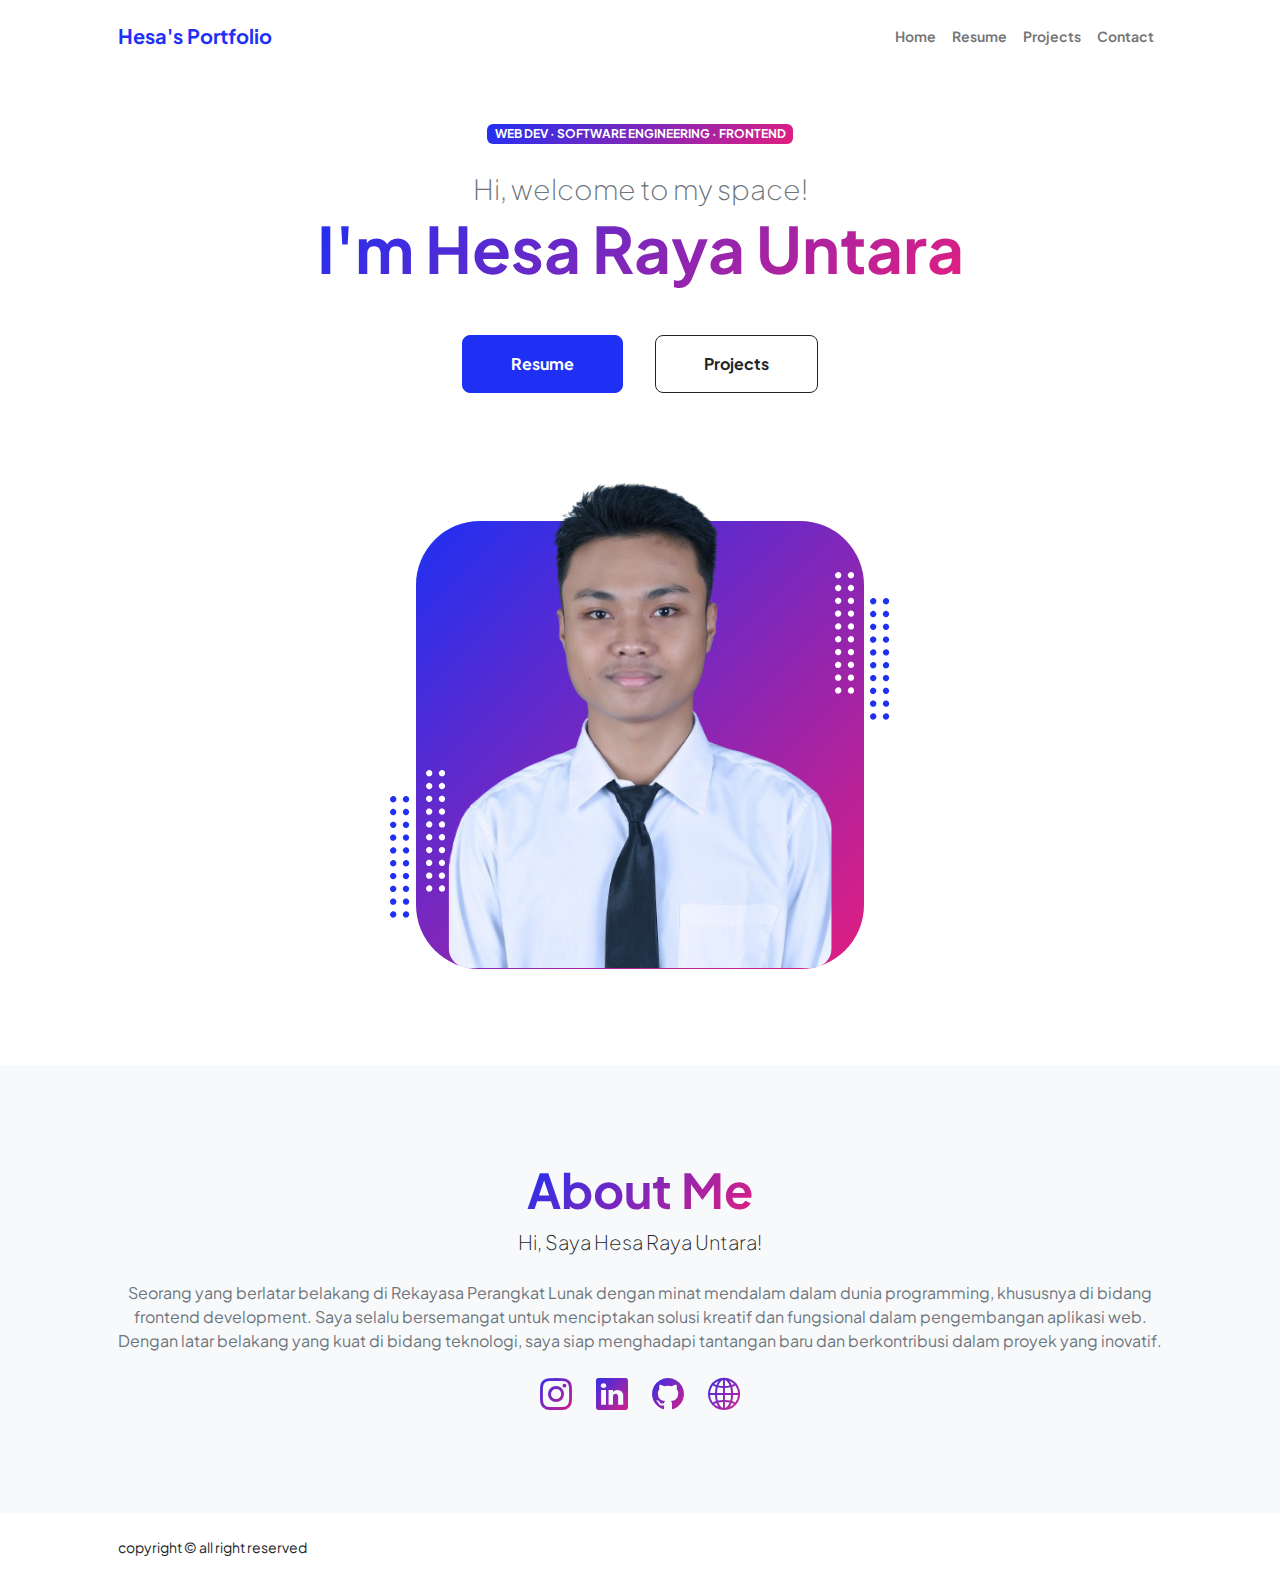
<file: index.html>
<!DOCTYPE html>
<html lang="en">
    <head>
        <meta charset="utf-8" />
        <meta name="viewport" content="width=device-width, initial-scale=1, shrink-to-fit=no" />
        <meta name="description" content="" />
        <meta name="author" content="" />
        <title>Hesa's Portfolio</title>
        <!-- Favicon-->
        <link rel="icon" type="image/x-icon" href="assets/favicon.ico" />
        <!-- Custom Google font-->
        <link rel="preconnect" href="https://fonts.googleapis.com" />
        <link rel="preconnect" href="https://fonts.gstatic.com" crossorigin />
        <link href="https://fonts.googleapis.com/css2?family=Plus+Jakarta+Sans:wght@100;200;300;400;500;600;700;800;900&amp;display=swap" rel="stylesheet" />
        <!-- Bootstrap icons-->
        <link href="https://cdn.jsdelivr.net/npm/bootstrap-icons@1.8.1/font/bootstrap-icons.css" rel="stylesheet" />
        <!-- Core theme CSS (includes Bootstrap)-->
        <link href="css/styles.css" rel="stylesheet" />
    </head>
    <body class="d-flex flex-column h-100">
        <main class="flex-shrink-0">
            <!-- Navigation-->
            <nav class="navbar navbar-expand-lg navbar-light bg-white py-3">
                <div class="container px-5">
                    <a class="navbar-brand" href="index.html"><span class="fw-bolder text-primary">Hesa's Portfolio</span></a>
                    <button class="navbar-toggler" type="button" data-bs-toggle="collapse" data-bs-target="#navbarSupportedContent" aria-controls="navbarSupportedContent" aria-expanded="false" aria-label="Toggle navigation"><span class="navbar-toggler-icon"></span></button>
                    <div class="collapse navbar-collapse" id="navbarSupportedContent">
                        <ul class="navbar-nav ms-auto mb-2 mb-lg-0 small fw-bolder">
                            <li class="nav-item"><a class="nav-link" href="index.html">Home</a></li>
                            <li class="nav-item"><a class="nav-link" href="resume.html">Resume</a></li>
                            <li class="nav-item"><a class="nav-link" href="projects.html">Projects</a></li>
                            <li class="nav-item"><a class="nav-link" href="mailto:rayirayiamira37@gmail.com">Contact</a></li>
                        </ul>
                    </div>
                </div>
            </nav>
            <!-- Header-->
            <header class="py-5">
                <div class="container px-5 pb-5">
                    <div class="row gx-5 align-items-center">
                        <div class="col-xxl-5">
                            <!-- Header text content-->
                            <div class="text-center text-xxl-start">
                                <div class="badge bg-gradient-primary-to-secondary text-white mb-4"><div class="text-uppercase">Web Dev &middot; Software Engineering &middot; Frontend</div></div>
                                <div class="fs-3 fw-light text-muted">Hi, welcome to my space!</div>
                                <h1 class="display-3 fw-bolder mb-5"><span class="text-gradient d-inline">I'm Hesa Raya Untara</span></h1>
                                <div class="d-grid gap-3 d-sm-flex justify-content-sm-center justify-content-xxl-start mb-3">
                                    <a class="btn btn-primary btn-lg px-5 py-3 me-sm-3 fs-6 fw-bolder" href="resume.html">Resume</a>
                                    <a class="btn btn-outline-dark btn-lg px-5 py-3 fs-6 fw-bolder" href="projects.html">Projects</a>
                                </div>
                            </div>
                        </div>
                        <div class="col-xxl-7">
                            <!-- Header profile picture-->
                            <div class="d-flex justify-content-center mt-5 mt-xxl-0">
                                <div class="profile bg-gradient-primary-to-secondary">
                                    <!-- TIP: For best results, use a photo with a transparent background like the demo example below-->
                                    <!-- Watch a tutorial on how to do this on YouTube (link)-->
                                    <img class="profile-img" src="assets/pasfoto.png" alt="..." />
                                    <div class="dots-1">
                                        <!-- SVG Dots-->
                                        <svg version="1.1" xmlns="http://www.w3.org/2000/svg" xmlns:xlink="http://www.w3.org/1999/xlink" x="0px" y="0px" viewBox="0 0 191.6 1215.4" style="enable-background: new 0 0 191.6 1215.4" xml:space="preserve">
                                            <g transform="translate(0.000000,1280.000000) scale(0.100000,-0.100000)">
                                                <path d="M227.7,12788.6c-105-35-200-141-222-248c-43-206,163-412,369-369c155,32,275,190,260,339c-11,105-90,213-190,262        C383.7,12801.6,289.7,12808.6,227.7,12788.6z"></path>
                                                <path d="M1507.7,12788.6c-151-50-253-216-222-362c25-119,136-230,254-255c194-41,395,142,375,339c-11,105-90,213-190,262        C1663.7,12801.6,1569.7,12808.6,1507.7,12788.6z"></path>
                                                <path d="M227.7,11508.6c-105-35-200-141-222-248c-43-206,163-412,369-369c155,32,275,190,260,339c-11,105-90,213-190,262        C383.7,11521.6,289.7,11528.6,227.7,11508.6z"></path>
                                                <path d="M1507.7,11508.6c-151-50-253-216-222-362c25-119,136-230,254-255c194-41,395,142,375,339c-11,105-90,213-190,262        C1663.7,11521.6,1569.7,11528.6,1507.7,11508.6z"></path>
                                                <path d="M227.7,10228.6c-105-35-200-141-222-248c-43-206,163-412,369-369c155,32,275,190,260,339c-11,105-90,213-190,262        C383.7,10241.6,289.7,10248.6,227.7,10228.6z"></path>
                                                <path d="M1507.7,10228.6c-105-35-200-141-222-248c-43-206,163-412,369-369c155,32,275,190,260,339c-11,105-90,213-190,262        C1663.7,10241.6,1569.7,10248.6,1507.7,10228.6z"></path>
                                                <path d="M227.7,8948.6c-105-35-200-141-222-248c-43-206,163-412,369-369c155,32,275,190,260,339c-11,105-90,213-190,262        C383.7,8961.6,289.7,8968.6,227.7,8948.6z"></path>
                                                <path d="M1507.7,8948.6c-105-35-200-141-222-248c-43-206,163-412,369-369c155,32,275,190,260,339c-11,105-90,213-190,262        C1663.7,8961.6,1569.7,8968.6,1507.7,8948.6z"></path>
                                                <path d="M227.7,7668.6c-105-35-200-141-222-248c-43-206,163-412,369-369c155,32,275,190,260,339c-11,105-90,213-190,262        C383.7,7681.6,289.7,7688.6,227.7,7668.6z"></path>
                                                <path d="M1507.7,7668.6c-105-35-200-141-222-248c-43-206,163-412,369-369c155,32,275,190,260,339c-11,105-90,213-190,262        C1663.7,7681.6,1569.7,7688.6,1507.7,7668.6z"></path>
                                                <path d="M227.7,6388.6c-105-35-200-141-222-248c-43-206,163-412,369-369c155,32,275,190,260,339c-11,105-90,213-190,262        C383.7,6401.6,289.7,6408.6,227.7,6388.6z"></path>
                                                <path d="M1507.7,6388.6c-105-35-200-141-222-248c-43-206,163-412,369-369c155,32,275,190,260,339c-11,105-90,213-190,262        C1663.7,6401.6,1569.7,6408.6,1507.7,6388.6z"></path>
                                                <path d="M227.7,5108.6c-105-35-200-141-222-248c-43-206,163-412,369-369c155,32,275,190,260,339c-11,105-90,213-190,262        C383.7,5121.6,289.7,5128.6,227.7,5108.6z"></path>
                                                <path d="M1507.7,5108.6c-105-35-200-141-222-248c-43-206,163-412,369-369c155,32,275,190,260,339c-11,105-90,213-190,262        C1663.7,5121.6,1569.7,5128.6,1507.7,5108.6z"></path>
                                                <path d="M227.7,3828.6c-105-35-200-141-222-248c-43-206,163-412,369-369c155,32,275,190,260,339c-11,105-90,213-190,262        C383.7,3841.6,289.7,3848.6,227.7,3828.6z"></path>
                                                <path d="M1507.7,3828.6c-105-35-200-141-222-248c-43-206,163-412,369-369c155,32,275,190,260,339c-11,105-90,213-190,262        C1663.7,3841.6,1569.7,3848.6,1507.7,3828.6z"></path>
                                                <path d="M227.7,2548.6c-105-35-200-141-222-248c-43-206,163-412,369-369c155,32,275,190,260,339c-11,105-90,213-190,262        C383.7,2561.6,289.7,2568.6,227.7,2548.6z"></path>
                                                <path d="M1507.7,2548.6c-105-35-200-141-222-248c-43-206,163-412,369-369c155,32,275,190,260,339c-11,105-90,213-190,262        C1663.7,2561.6,1569.7,2568.6,1507.7,2548.6z"></path>
                                                <path d="M227.7,1268.6c-105-35-200-141-222-248c-43-206,163-412,369-369c155,32,275,190,260,339c-11,105-90,213-190,262        C383.7,1281.6,289.7,1288.6,227.7,1268.6z"></path>
                                                <path d="M1507.7,1268.6c-105-35-200-141-222-248c-43-206,163-412,369-369c155,32,275,190,260,339c-11,105-90,213-190,262        C1663.7,1281.6,1569.7,1288.6,1507.7,1268.6z"></path>
                                            </g>
                                        </svg>
                                        <!-- END of SVG dots-->
                                    </div>
                                    <div class="dots-2">
                                        <!-- SVG Dots-->
                                        <svg version="1.1" xmlns="http://www.w3.org/2000/svg" xmlns:xlink="http://www.w3.org/1999/xlink" x="0px" y="0px" viewBox="0 0 191.6 1215.4" style="enable-background: new 0 0 191.6 1215.4" xml:space="preserve">
                                            <g transform="translate(0.000000,1280.000000) scale(0.100000,-0.100000)">
                                                <path d="M227.7,12788.6c-105-35-200-141-222-248c-43-206,163-412,369-369c155,32,275,190,260,339c-11,105-90,213-190,262        C383.7,12801.6,289.7,12808.6,227.7,12788.6z"></path>
                                                <path d="M1507.7,12788.6c-151-50-253-216-222-362c25-119,136-230,254-255c194-41,395,142,375,339c-11,105-90,213-190,262        C1663.7,12801.6,1569.7,12808.6,1507.7,12788.6z"></path>
                                                <path d="M227.7,11508.6c-105-35-200-141-222-248c-43-206,163-412,369-369c155,32,275,190,260,339c-11,105-90,213-190,262        C383.7,11521.6,289.7,11528.6,227.7,11508.6z"></path>
                                                <path d="M1507.7,11508.6c-151-50-253-216-222-362c25-119,136-230,254-255c194-41,395,142,375,339c-11,105-90,213-190,262        C1663.7,11521.6,1569.7,11528.6,1507.7,11508.6z"></path>
                                                <path d="M227.7,10228.6c-105-35-200-141-222-248c-43-206,163-412,369-369c155,32,275,190,260,339c-11,105-90,213-190,262        C383.7,10241.6,289.7,10248.6,227.7,10228.6z"></path>
                                                <path d="M1507.7,10228.6c-105-35-200-141-222-248c-43-206,163-412,369-369c155,32,275,190,260,339c-11,105-90,213-190,262        C1663.7,10241.6,1569.7,10248.6,1507.7,10228.6z"></path>
                                                <path d="M227.7,8948.6c-105-35-200-141-222-248c-43-206,163-412,369-369c155,32,275,190,260,339c-11,105-90,213-190,262        C383.7,8961.6,289.7,8968.6,227.7,8948.6z"></path>
                                                <path d="M1507.7,8948.6c-105-35-200-141-222-248c-43-206,163-412,369-369c155,32,275,190,260,339c-11,105-90,213-190,262        C1663.7,8961.6,1569.7,8968.6,1507.7,8948.6z"></path>
                                                <path d="M227.7,7668.6c-105-35-200-141-222-248c-43-206,163-412,369-369c155,32,275,190,260,339c-11,105-90,213-190,262        C383.7,7681.6,289.7,7688.6,227.7,7668.6z"></path>
                                                <path d="M1507.7,7668.6c-105-35-200-141-222-248c-43-206,163-412,369-369c155,32,275,190,260,339c-11,105-90,213-190,262        C1663.7,7681.6,1569.7,7688.6,1507.7,7668.6z"></path>
                                                <path d="M227.7,6388.6c-105-35-200-141-222-248c-43-206,163-412,369-369c155,32,275,190,260,339c-11,105-90,213-190,262        C383.7,6401.6,289.7,6408.6,227.7,6388.6z"></path>
                                                <path d="M1507.7,6388.6c-105-35-200-141-222-248c-43-206,163-412,369-369c155,32,275,190,260,339c-11,105-90,213-190,262        C1663.7,6401.6,1569.7,6408.6,1507.7,6388.6z"></path>
                                                <path d="M227.7,5108.6c-105-35-200-141-222-248c-43-206,163-412,369-369c155,32,275,190,260,339c-11,105-90,213-190,262        C383.7,5121.6,289.7,5128.6,227.7,5108.6z"></path>
                                                <path d="M1507.7,5108.6c-105-35-200-141-222-248c-43-206,163-412,369-369c155,32,275,190,260,339c-11,105-90,213-190,262        C1663.7,5121.6,1569.7,5128.6,1507.7,5108.6z"></path>
                                                <path d="M227.7,3828.6c-105-35-200-141-222-248c-43-206,163-412,369-369c155,32,275,190,260,339c-11,105-90,213-190,262        C383.7,3841.6,289.7,3848.6,227.7,3828.6z"></path>
                                                <path d="M1507.7,3828.6c-105-35-200-141-222-248c-43-206,163-412,369-369c155,32,275,190,260,339c-11,105-90,213-190,262        C1663.7,3841.6,1569.7,3848.6,1507.7,3828.6z"></path>
                                                <path d="M227.7,2548.6c-105-35-200-141-222-248c-43-206,163-412,369-369c155,32,275,190,260,339c-11,105-90,213-190,262        C383.7,2561.6,289.7,2568.6,227.7,2548.6z"></path>
                                                <path d="M1507.7,2548.6c-105-35-200-141-222-248c-43-206,163-412,369-369c155,32,275,190,260,339c-11,105-90,213-190,262        C1663.7,2561.6,1569.7,2568.6,1507.7,2548.6z"></path>
                                                <path d="M227.7,1268.6c-105-35-200-141-222-248c-43-206,163-412,369-369c155,32,275,190,260,339c-11,105-90,213-190,262        C383.7,1281.6,289.7,1288.6,227.7,1268.6z"></path>
                                                <path d="M1507.7,1268.6c-105-35-200-141-222-248c-43-206,163-412,369-369c155,32,275,190,260,339c-11,105-90,213-190,262        C1663.7,1281.6,1569.7,1288.6,1507.7,1268.6z"></path>
                                            </g>
                                        </svg>
                                        <!-- END of SVG dots-->
                                    </div>
                                    <div class="dots-3">
                                        <!-- SVG Dots-->
                                        <svg version="1.1" xmlns="http://www.w3.org/2000/svg" xmlns:xlink="http://www.w3.org/1999/xlink" x="0px" y="0px" viewBox="0 0 191.6 1215.4" style="enable-background: new 0 0 191.6 1215.4" xml:space="preserve">
                                            <g transform="translate(0.000000,1280.000000) scale(0.100000,-0.100000)">
                                                <path d="M227.7,12788.6c-105-35-200-141-222-248c-43-206,163-412,369-369c155,32,275,190,260,339c-11,105-90,213-190,262        C383.7,12801.6,289.7,12808.6,227.7,12788.6z"></path>
                                                <path d="M1507.7,12788.6c-151-50-253-216-222-362c25-119,136-230,254-255c194-41,395,142,375,339c-11,105-90,213-190,262        C1663.7,12801.6,1569.7,12808.6,1507.7,12788.6z"></path>
                                                <path d="M227.7,11508.6c-105-35-200-141-222-248c-43-206,163-412,369-369c155,32,275,190,260,339c-11,105-90,213-190,262        C383.7,11521.6,289.7,11528.6,227.7,11508.6z"></path>
                                                <path d="M1507.7,11508.6c-151-50-253-216-222-362c25-119,136-230,254-255c194-41,395,142,375,339c-11,105-90,213-190,262        C1663.7,11521.6,1569.7,11528.6,1507.7,11508.6z"></path>
                                                <path d="M227.7,10228.6c-105-35-200-141-222-248c-43-206,163-412,369-369c155,32,275,190,260,339c-11,105-90,213-190,262        C383.7,10241.6,289.7,10248.6,227.7,10228.6z"></path>
                                                <path d="M1507.7,10228.6c-105-35-200-141-222-248c-43-206,163-412,369-369c155,32,275,190,260,339c-11,105-90,213-190,262        C1663.7,10241.6,1569.7,10248.6,1507.7,10228.6z"></path>
                                                <path d="M227.7,8948.6c-105-35-200-141-222-248c-43-206,163-412,369-369c155,32,275,190,260,339c-11,105-90,213-190,262        C383.7,8961.6,289.7,8968.6,227.7,8948.6z"></path>
                                                <path d="M1507.7,8948.6c-105-35-200-141-222-248c-43-206,163-412,369-369c155,32,275,190,260,339c-11,105-90,213-190,262        C1663.7,8961.6,1569.7,8968.6,1507.7,8948.6z"></path>
                                                <path d="M227.7,7668.6c-105-35-200-141-222-248c-43-206,163-412,369-369c155,32,275,190,260,339c-11,105-90,213-190,262        C383.7,7681.6,289.7,7688.6,227.7,7668.6z"></path>
                                                <path d="M1507.7,7668.6c-105-35-200-141-222-248c-43-206,163-412,369-369c155,32,275,190,260,339c-11,105-90,213-190,262        C1663.7,7681.6,1569.7,7688.6,1507.7,7668.6z"></path>
                                                <path d="M227.7,6388.6c-105-35-200-141-222-248c-43-206,163-412,369-369c155,32,275,190,260,339c-11,105-90,213-190,262        C383.7,6401.6,289.7,6408.6,227.7,6388.6z"></path>
                                                <path d="M1507.7,6388.6c-105-35-200-141-222-248c-43-206,163-412,369-369c155,32,275,190,260,339c-11,105-90,213-190,262        C1663.7,6401.6,1569.7,6408.6,1507.7,6388.6z"></path>
                                                <path d="M227.7,5108.6c-105-35-200-141-222-248c-43-206,163-412,369-369c155,32,275,190,260,339c-11,105-90,213-190,262        C383.7,5121.6,289.7,5128.6,227.7,5108.6z"></path>
                                                <path d="M1507.7,5108.6c-105-35-200-141-222-248c-43-206,163-412,369-369c155,32,275,190,260,339c-11,105-90,213-190,262        C1663.7,5121.6,1569.7,5128.6,1507.7,5108.6z"></path>
                                                <path d="M227.7,3828.6c-105-35-200-141-222-248c-43-206,163-412,369-369c155,32,275,190,260,339c-11,105-90,213-190,262        C383.7,3841.6,289.7,3848.6,227.7,3828.6z"></path>
                                                <path d="M1507.7,3828.6c-105-35-200-141-222-248c-43-206,163-412,369-369c155,32,275,190,260,339c-11,105-90,213-190,262        C1663.7,3841.6,1569.7,3848.6,1507.7,3828.6z"></path>
                                                <path d="M227.7,2548.6c-105-35-200-141-222-248c-43-206,163-412,369-369c155,32,275,190,260,339c-11,105-90,213-190,262        C383.7,2561.6,289.7,2568.6,227.7,2548.6z"></path>
                                                <path d="M1507.7,2548.6c-105-35-200-141-222-248c-43-206,163-412,369-369c155,32,275,190,260,339c-11,105-90,213-190,262        C1663.7,2561.6,1569.7,2568.6,1507.7,2548.6z"></path>
                                                <path d="M227.7,1268.6c-105-35-200-141-222-248c-43-206,163-412,369-369c155,32,275,190,260,339c-11,105-90,213-190,262        C383.7,1281.6,289.7,1288.6,227.7,1268.6z"></path>
                                                <path d="M1507.7,1268.6c-105-35-200-141-222-248c-43-206,163-412,369-369c155,32,275,190,260,339c-11,105-90,213-190,262        C1663.7,1281.6,1569.7,1288.6,1507.7,1268.6z"></path>
                                            </g>
                                        </svg>
                                        <!-- END of SVG dots-->
                                    </div>
                                    <div class="dots-4">
                                        <!-- SVG Dots-->
                                        <svg version="1.1" xmlns="http://www.w3.org/2000/svg" xmlns:xlink="http://www.w3.org/1999/xlink" x="0px" y="0px" viewBox="0 0 191.6 1215.4" style="enable-background: new 0 0 191.6 1215.4" xml:space="preserve">
                                            <g transform="translate(0.000000,1280.000000) scale(0.100000,-0.100000)">
                                                <path d="M227.7,12788.6c-105-35-200-141-222-248c-43-206,163-412,369-369c155,32,275,190,260,339c-11,105-90,213-190,262        C383.7,12801.6,289.7,12808.6,227.7,12788.6z"></path>
                                                <path d="M1507.7,12788.6c-151-50-253-216-222-362c25-119,136-230,254-255c194-41,395,142,375,339c-11,105-90,213-190,262        C1663.7,12801.6,1569.7,12808.6,1507.7,12788.6z"></path>
                                                <path d="M227.7,11508.6c-105-35-200-141-222-248c-43-206,163-412,369-369c155,32,275,190,260,339c-11,105-90,213-190,262        C383.7,11521.6,289.7,11528.6,227.7,11508.6z"></path>
                                                <path d="M1507.7,11508.6c-151-50-253-216-222-362c25-119,136-230,254-255c194-41,395,142,375,339c-11,105-90,213-190,262        C1663.7,11521.6,1569.7,11528.6,1507.7,11508.6z"></path>
                                                <path d="M227.7,10228.6c-105-35-200-141-222-248c-43-206,163-412,369-369c155,32,275,190,260,339c-11,105-90,213-190,262        C383.7,10241.6,289.7,10248.6,227.7,10228.6z"></path>
                                                <path d="M1507.7,10228.6c-105-35-200-141-222-248c-43-206,163-412,369-369c155,32,275,190,260,339c-11,105-90,213-190,262        C1663.7,10241.6,1569.7,10248.6,1507.7,10228.6z"></path>
                                                <path d="M227.7,8948.6c-105-35-200-141-222-248c-43-206,163-412,369-369c155,32,275,190,260,339c-11,105-90,213-190,262        C383.7,8961.6,289.7,8968.6,227.7,8948.6z"></path>
                                                <path d="M1507.7,8948.6c-105-35-200-141-222-248c-43-206,163-412,369-369c155,32,275,190,260,339c-11,105-90,213-190,262        C1663.7,8961.6,1569.7,8968.6,1507.7,8948.6z"></path>
                                                <path d="M227.7,7668.6c-105-35-200-141-222-248c-43-206,163-412,369-369c155,32,275,190,260,339c-11,105-90,213-190,262        C383.7,7681.6,289.7,7688.6,227.7,7668.6z"></path>
                                                <path d="M1507.7,7668.6c-105-35-200-141-222-248c-43-206,163-412,369-369c155,32,275,190,260,339c-11,105-90,213-190,262        C1663.7,7681.6,1569.7,7688.6,1507.7,7668.6z"></path>
                                                <path d="M227.7,6388.6c-105-35-200-141-222-248c-43-206,163-412,369-369c155,32,275,190,260,339c-11,105-90,213-190,262        C383.7,6401.6,289.7,6408.6,227.7,6388.6z"></path>
                                                <path d="M1507.7,6388.6c-105-35-200-141-222-248c-43-206,163-412,369-369c155,32,275,190,260,339c-11,105-90,213-190,262        C1663.7,6401.6,1569.7,6408.6,1507.7,6388.6z"></path>
                                                <path d="M227.7,5108.6c-105-35-200-141-222-248c-43-206,163-412,369-369c155,32,275,190,260,339c-11,105-90,213-190,262        C383.7,5121.6,289.7,5128.6,227.7,5108.6z"></path>
                                                <path d="M1507.7,5108.6c-105-35-200-141-222-248c-43-206,163-412,369-369c155,32,275,190,260,339c-11,105-90,213-190,262        C1663.7,5121.6,1569.7,5128.6,1507.7,5108.6z"></path>
                                                <path d="M227.7,3828.6c-105-35-200-141-222-248c-43-206,163-412,369-369c155,32,275,190,260,339c-11,105-90,213-190,262        C383.7,3841.6,289.7,3848.6,227.7,3828.6z"></path>
                                                <path d="M1507.7,3828.6c-105-35-200-141-222-248c-43-206,163-412,369-369c155,32,275,190,260,339c-11,105-90,213-190,262        C1663.7,3841.6,1569.7,3848.6,1507.7,3828.6z"></path>
                                                <path d="M227.7,2548.6c-105-35-200-141-222-248c-43-206,163-412,369-369c155,32,275,190,260,339c-11,105-90,213-190,262        C383.7,2561.6,289.7,2568.6,227.7,2548.6z"></path>
                                                <path d="M1507.7,2548.6c-105-35-200-141-222-248c-43-206,163-412,369-369c155,32,275,190,260,339c-11,105-90,213-190,262        C1663.7,2561.6,1569.7,2568.6,1507.7,2548.6z"></path>
                                                <path d="M227.7,1268.6c-105-35-200-141-222-248c-43-206,163-412,369-369c155,32,275,190,260,339c-11,105-90,213-190,262        C383.7,1281.6,289.7,1288.6,227.7,1268.6z"></path>
                                                <path d="M1507.7,1268.6c-105-35-200-141-222-248c-43-206,163-412,369-369c155,32,275,190,260,339c-11,105-90,213-190,262        C1663.7,1281.6,1569.7,1288.6,1507.7,1268.6z"></path>
                                            </g>
                                        </svg>
                                        <!-- END of SVG dots-->
                                    </div>
                                </div>
                            </div>
                        </div>
                    </div>
                </div>
            </header>
            <!-- About Section-->
            <section class="bg-light py-5">
                <div class="container px-5">
                    <div class="row gx-5 justify-content-center">
                        <div class="col-xxl-8">
                            <div class="text-center my-5">
                                <h2 class="display-5 fw-bolder"><span class="text-gradient d-inline">About Me</span></h2>
                                <p class="lead fw-light mb-4">Hi, Saya Hesa Raya Untara!</p>
                                <p class="text-muted">
                                    Seorang yang berlatar belakang di Rekayasa Perangkat Lunak dengan minat mendalam dalam dunia programming, khususnya di bidang frontend development. Saya selalu bersemangat untuk menciptakan solusi kreatif dan fungsional dalam pengembangan aplikasi web. Dengan latar belakang yang kuat di bidang teknologi, saya siap menghadapi tantangan baru dan berkontribusi dalam proyek yang inovatif.
                                </p>
                                <div class="d-flex justify-content-center fs-2 gap-4">
                                    <a class="text-gradient" href="https://www.instagram.com/utp.17" target="_blank"><i class="bi bi-instagram"></i></a>
                                    <a class="text-gradient" href="https://www.linkedin.com/in/hesa-raya-untara-548746246/" target="_blank"><i class="bi bi-linkedin"></i></a>
                                    <a class="text-gradient" href="https://github.com/HesaRayaUntara" target="_blank"><i class="bi bi-github"></i></a>
                                    <a class="text-gradient" href="#!" target="_blank"><i class="bi bi-globe2"></i></a>
                                </div>
                            </div>
                        </div>
                    </div>
                </div>
            </section>
        </main>
        <!-- Footer-->
        <footer class="bg-white py-4 mt-auto">
            <div class="container px-5">
                <div class="row align-items-center justify-content-between flex-column flex-sm-row">
                    <div class="col-auto"><div class="small m-0">copyright &copy; all right reserved</div></div>
                    
                </div>
            </div>
        </footer>
        <!-- Bootstrap core JS-->
        <script src="https://cdn.jsdelivr.net/npm/bootstrap@5.2.3/dist/js/bootstrap.bundle.min.js"></script>
        <!-- Core theme JS-->
        <script src="js/scripts.js"></script>
    </body>
</html>
</file>
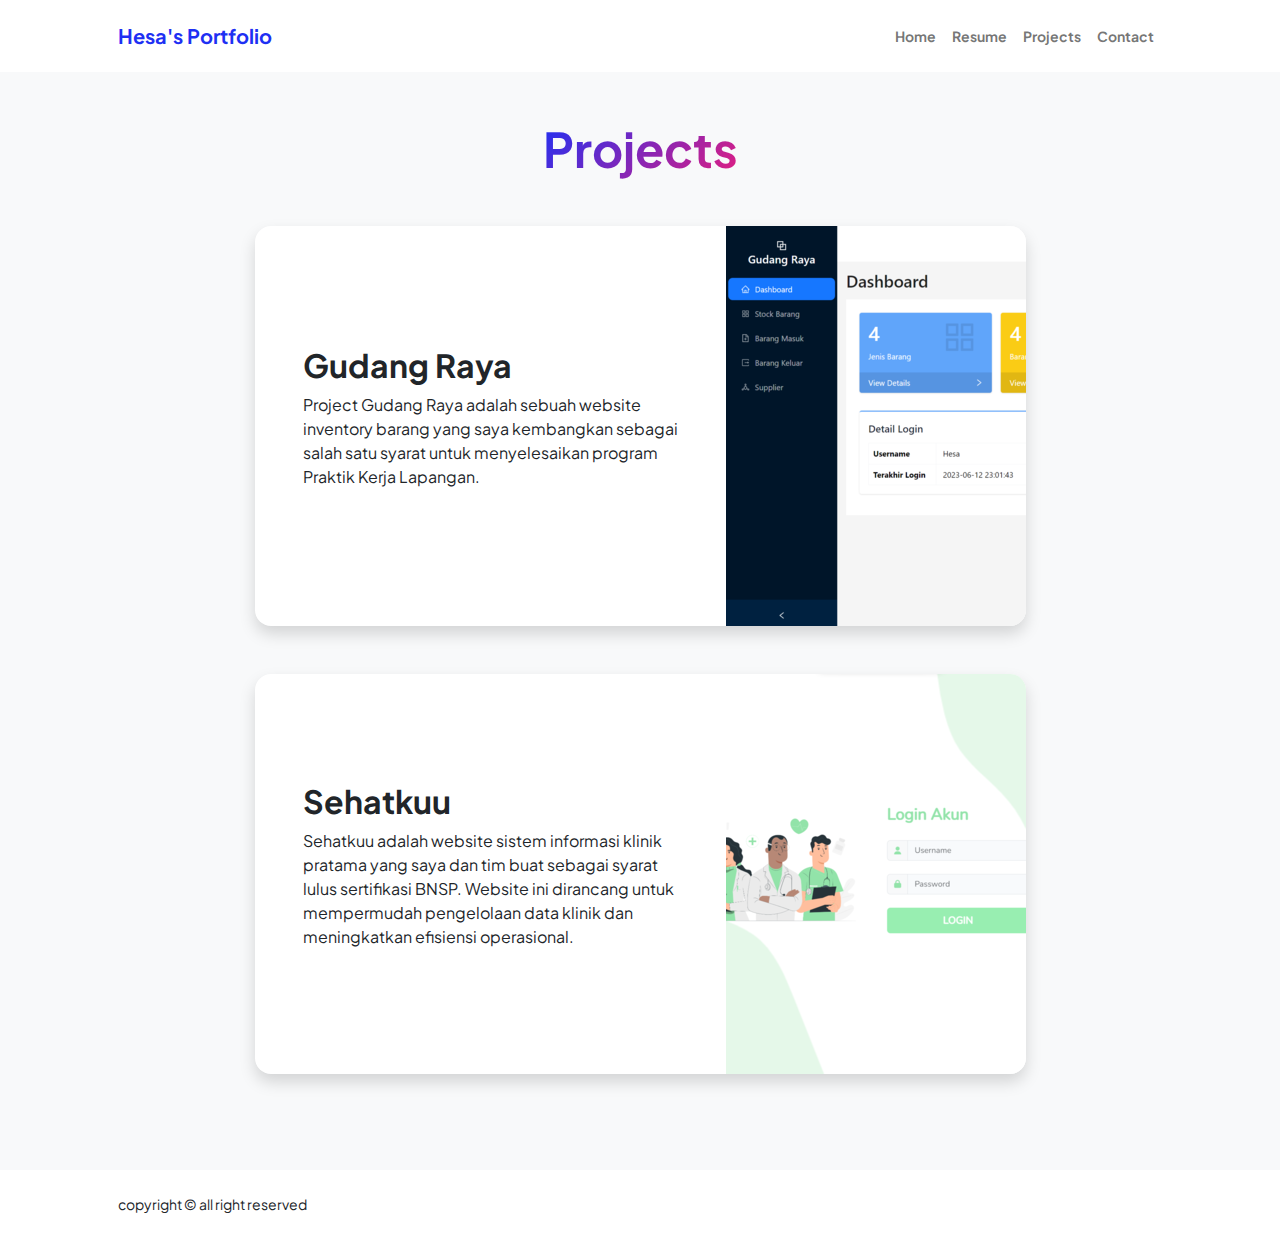
<file: projects.html>
<!DOCTYPE html>
<html lang="en">
    <head>
        <meta charset="utf-8" />
        <meta name="viewport" content="width=device-width, initial-scale=1, shrink-to-fit=no" />
        <meta name="description" content="" />
        <meta name="author" content="" />
        <title>Hesa's Portfolio</title>
        <!-- Favicon-->
        <link rel="icon" type="image/x-icon" href="assets/favicon.ico" />
        <!-- Custom Google font-->
        <link rel="preconnect" href="https://fonts.googleapis.com" />
        <link rel="preconnect" href="https://fonts.gstatic.com" crossorigin />
        <link href="https://fonts.googleapis.com/css2?family=Plus+Jakarta+Sans:wght@100;200;300;400;500;600;700;800;900&amp;display=swap" rel="stylesheet" />
        <!-- Bootstrap icons-->
        <link href="https://cdn.jsdelivr.net/npm/bootstrap-icons@1.8.1/font/bootstrap-icons.css" rel="stylesheet" />
        <!-- Core theme CSS (includes Bootstrap)-->
        <link href="css/styles.css" rel="stylesheet" />
    </head>
    <body class="d-flex flex-column h-100 bg-light">
        <main class="flex-shrink-0">
            <!-- Navigation-->
            <nav class="navbar navbar-expand-lg navbar-light bg-white py-3">
                <div class="container px-5">
                    <a class="navbar-brand" href="index.html"><span class="fw-bolder text-primary">Hesa's Portfolio</span></a>
                    <button class="navbar-toggler" type="button" data-bs-toggle="collapse" data-bs-target="#navbarSupportedContent" aria-controls="navbarSupportedContent" aria-expanded="false" aria-label="Toggle navigation"><span class="navbar-toggler-icon"></span></button>
                    <div class="collapse navbar-collapse" id="navbarSupportedContent">
                        <ul class="navbar-nav ms-auto mb-2 mb-lg-0 small fw-bolder">
                            <li class="nav-item"><a class="nav-link" href="index.html">Home</a></li>
                            <li class="nav-item"><a class="nav-link" href="resume.html">Resume</a></li>
                            <li class="nav-item"><a class="nav-link" href="projects.html">Projects</a></li>
                            <li class="nav-item"><a class="nav-link" href="mailto:rayirayiamira37@gmail.com">Contact</a></li>
                        </ul>
                    </div>
                </div>
            </nav>
            <!-- Projects Section-->
            <section class="py-5">
                <div class="container px-5 mb-5">
                    <div class="text-center mb-5">
                        <h1 class="display-5 fw-bolder mb-0"><span class="text-gradient d-inline">Projects</span></h1>
                    </div>
                    <div class="row gx-5 justify-content-center">
                        <div class="col-lg-11 col-xl-9 col-xxl-8">
                            <!-- Project Card 1-->
                            <a href="https://gudang-raya.vercel.app/" style="text-decoration: none; color: inherit;" target="_blank">
                                <div class="card overflow-hidden shadow rounded-4 border-0 mb-5">
                                    <div class="card-body p-0">
                                        <div class="d-flex align-items-center">
                                            <div class="p-5">
                                                <h2 class="fw-bolder">Gudang Raya</h2>
                                                <p>Project Gudang Raya adalah sebuah website inventory barang yang saya kembangkan sebagai salah satu syarat untuk menyelesaikan program Praktik Kerja Lapangan.</p>
                                            </div>
                                            <img class="img-fluid" src="assets/gudangraya.png" alt="..."/>
                                        </div>
                                    </div>
                                </div>
                            </a>
                            <!-- Project Card 2-->
                            <a href="https://sehatkuu.my.id" style="text-decoration: none; color: inherit;" target="_blank">
                                <div class="card overflow-hidden shadow rounded-4 border-0">
                                    <div class="card-body p-0">
                                        <div class="d-flex align-items-center">
                                            <div class="p-5">
                                                <h2 class="fw-bolder">Sehatkuu</h2>
                                                <p>Sehatkuu adalah website sistem informasi klinik pratama yang saya dan tim buat sebagai syarat lulus sertifikasi BNSP. Website ini dirancang untuk mempermudah pengelolaan data klinik dan meningkatkan efisiensi operasional.</p>
                                            </div>
                                            <img class="img-fluid" src="assets/sehatkuu.png" alt="..." />
                                        </div>
                                    </div>
                                </div>
                            </a>
                        </div>
                    </div>
                </div>
            </section>
            
        </main>
        <!-- Footer-->
        <footer class="bg-white py-4 mt-auto">
            <div class="container px-5">
                <div class="row align-items-center justify-content-between flex-column flex-sm-row">
                    <div class="col-auto"><div class="small m-0">copyright &copy; all right reserved</div></div>
                    
                </div>
            </div>
        </footer>
        <!-- Bootstrap core JS-->
        <script src="https://cdn.jsdelivr.net/npm/bootstrap@5.2.3/dist/js/bootstrap.bundle.min.js"></script>
        <!-- Core theme JS-->
        <script src="js/scripts.js"></script>
    </body>
</html>
</file>
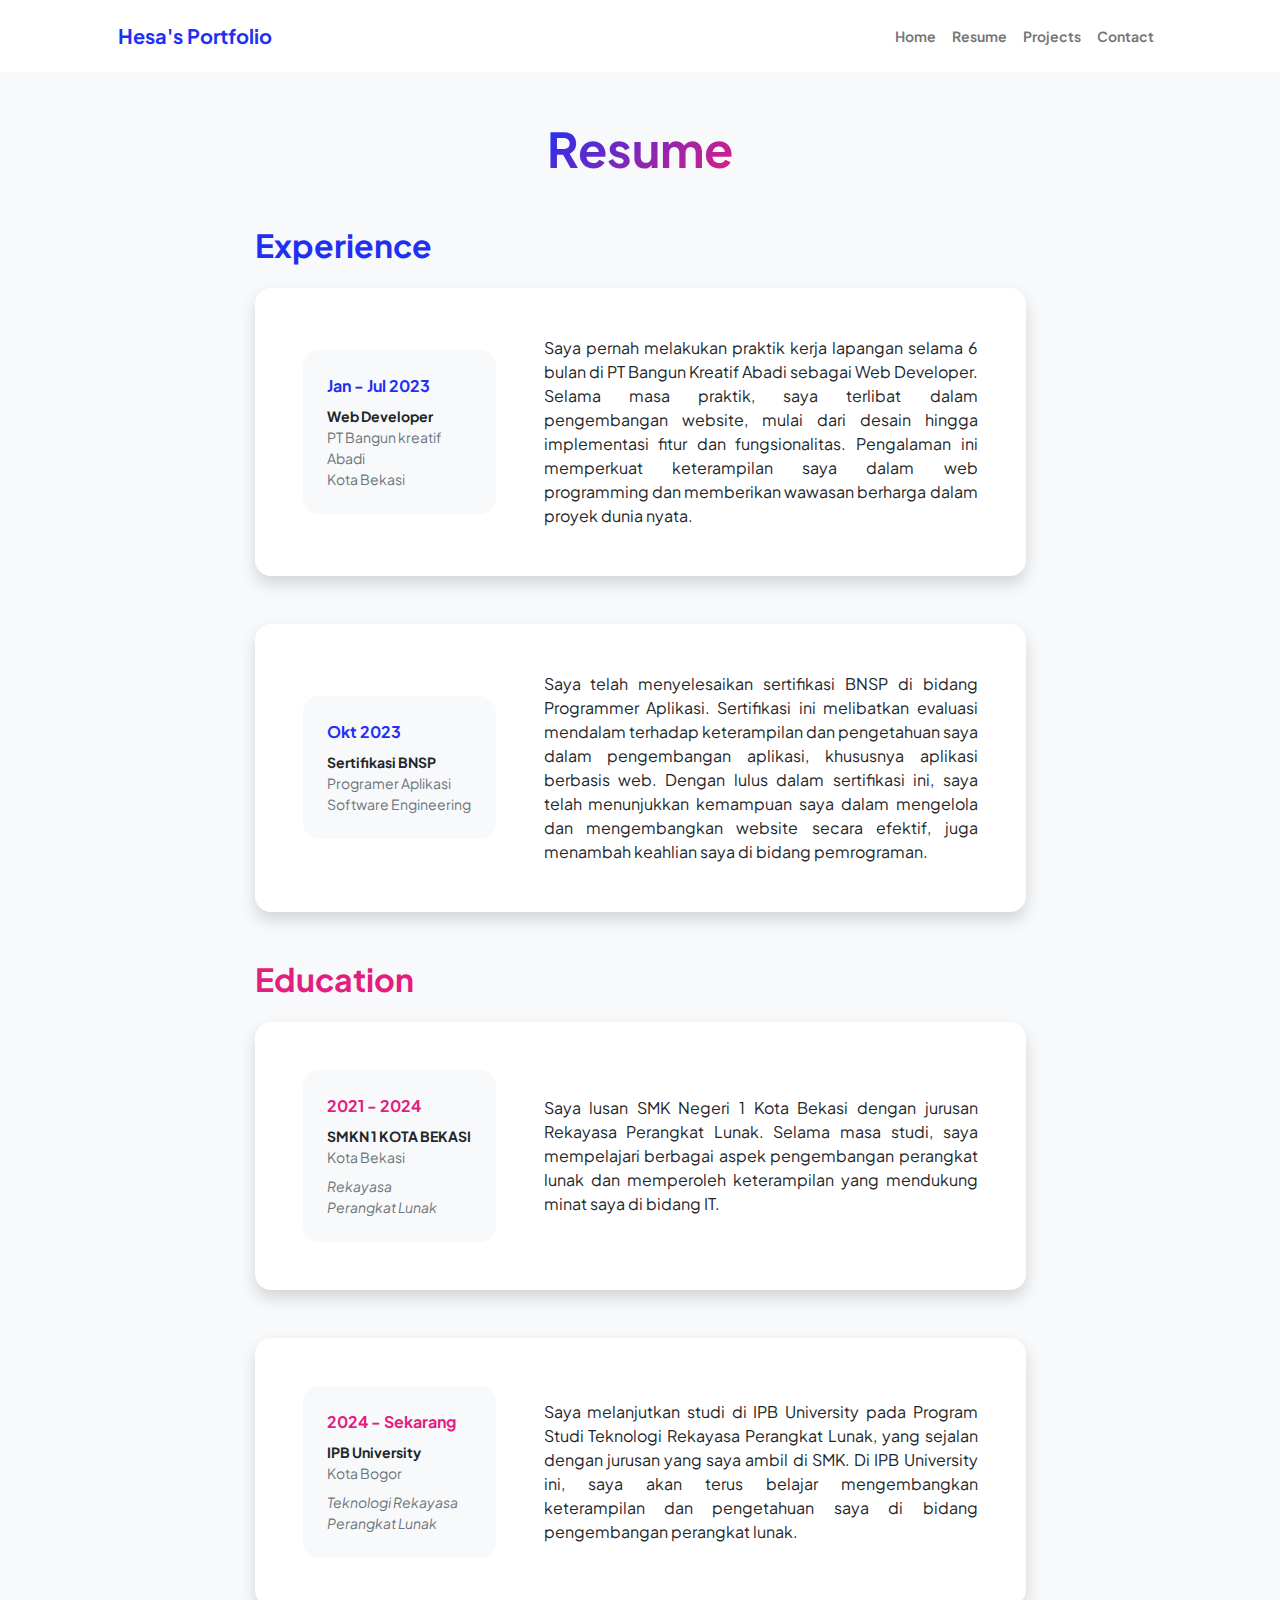
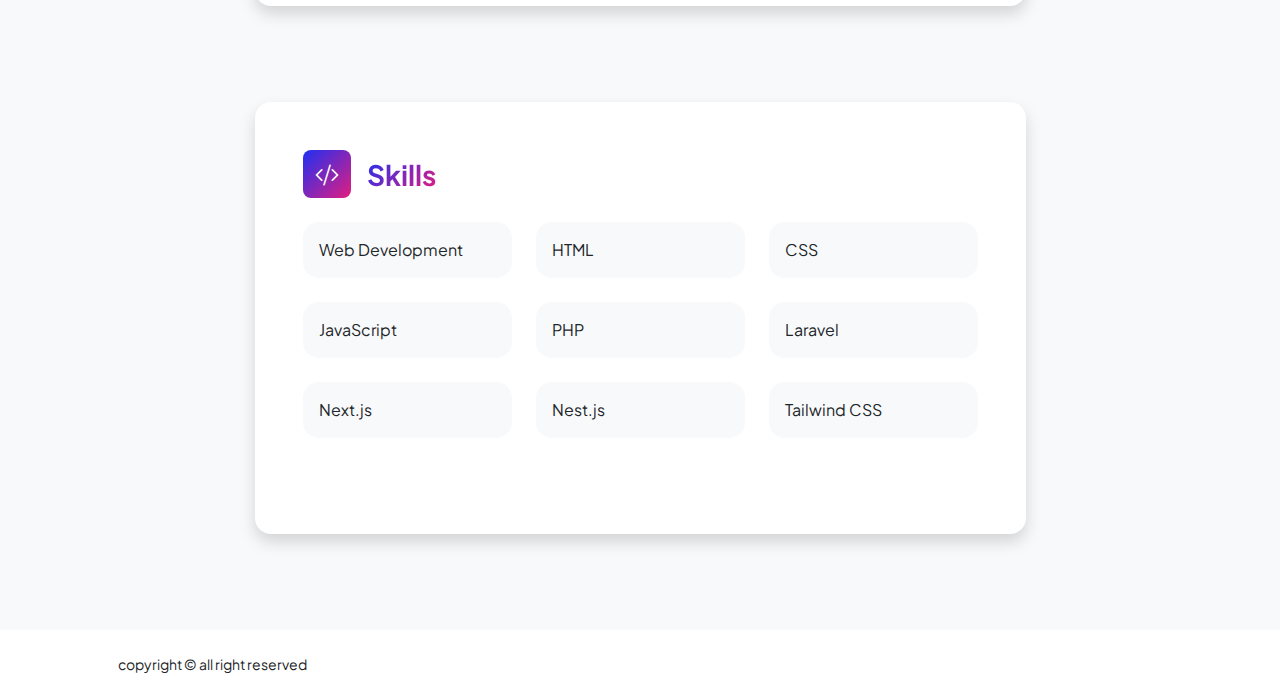
<file: resume.html>
<!DOCTYPE html>
<html lang="en">
    <head>
        <meta charset="utf-8" />
        <meta name="viewport" content="width=device-width, initial-scale=1, shrink-to-fit=no" />
        <meta name="description" content="" />
        <meta name="author" content="" />
        <title>Hesa's Portfolio</title>
        <!-- Favicon-->
        <link rel="icon" type="image/x-icon" href="assets/favicon.ico" />
        <!-- Custom Google font-->
        <link rel="preconnect" href="https://fonts.googleapis.com" />
        <link rel="preconnect" href="https://fonts.gstatic.com" crossorigin />
        <link href="https://fonts.googleapis.com/css2?family=Plus+Jakarta+Sans:wght@100;200;300;400;500;600;700;800;900&amp;display=swap" rel="stylesheet" />
        <!-- Bootstrap icons-->
        <link href="https://cdn.jsdelivr.net/npm/bootstrap-icons@1.8.1/font/bootstrap-icons.css" rel="stylesheet" />
        <!-- Core theme CSS (includes Bootstrap)-->
        <link href="css/styles.css" rel="stylesheet" />
    </head>
    <body class="d-flex flex-column h-100 bg-light">
        <main class="flex-shrink-0">
            <!-- Navigation-->
            <nav class="navbar navbar-expand-lg navbar-light bg-white py-3">
                <div class="container px-5">
                    <a class="navbar-brand" href="index.html"><span class="fw-bolder text-primary">Hesa's Portfolio</span></a>
                    <button class="navbar-toggler" type="button" data-bs-toggle="collapse" data-bs-target="#navbarSupportedContent" aria-controls="navbarSupportedContent" aria-expanded="false" aria-label="Toggle navigation"><span class="navbar-toggler-icon"></span></button>
                    <div class="collapse navbar-collapse" id="navbarSupportedContent">
                        <ul class="navbar-nav ms-auto mb-2 mb-lg-0 small fw-bolder">
                            <li class="nav-item"><a class="nav-link" href="index.html">Home</a></li>
                            <li class="nav-item"><a class="nav-link" href="resume.html">Resume</a></li>
                            <li class="nav-item"><a class="nav-link" href="projects.html">Projects</a></li>
                            <li class="nav-item"><a class="nav-link" href="mailto:rayirayiamira37@gmail.com">Contact</a></li>
                        </ul>
                    </div>
                </div>
            </nav>
            <!-- Page Content-->
            <div class="container px-5 my-5">
                <div class="text-center mb-5">
                    <h1 class="display-5 fw-bolder mb-0"><span class="text-gradient d-inline">Resume</span></h1>
                </div>
                <div class="row gx-5 justify-content-center">
                    <div class="col-lg-11 col-xl-9 col-xxl-8">
                        <!-- Experience Section-->
                        <section>
                            <div class="d-flex align-items-center justify-content-between mb-4">
                                <h2 class="text-primary fw-bolder mb-0">Experience</h2>
                            </div>
                            <!-- Experience Card 1-->
                            <div class="card shadow border-0 rounded-4 mb-5">
                                <div class="card-body p-5">
                                    <div class="row align-items-center gx-5">
                                        <div class="col text-center text-lg-start mb-4 mb-lg-0">
                                            <div class="bg-light p-4 rounded-4">
                                                <div class="text-primary fw-bolder mb-2">Jan - Jul 2023</div>
                                                <div class="small fw-bolder">Web Developer</div>
                                                <div class="small text-muted">PT Bangun kreatif Abadi</div>
                                                <div class="small text-muted">Kota Bekasi</div>
                                            </div>
                                        </div>
                                        <div class="col-lg-8">
                                            <div style="text-align: justify;">
                                                Saya pernah melakukan praktik kerja lapangan selama 6 bulan di PT Bangun Kreatif Abadi sebagai Web Developer. Selama masa praktik, saya terlibat dalam pengembangan website, mulai dari desain hingga implementasi fitur dan fungsionalitas. Pengalaman ini memperkuat keterampilan saya dalam web programming dan memberikan wawasan berharga dalam proyek dunia nyata.
                                            </div>
                                        </div>
                                    </div>
                                </div>
                            </div>
                            <!-- Experience Card 2-->
                            <div class="card shadow border-0 rounded-4 mb-5">
                                <div class="card-body p-5">
                                    <div class="row align-items-center gx-5">
                                        <div class="col text-center text-lg-start mb-4 mb-lg-0">
                                            <div class="bg-light p-4 rounded-4">
                                                <div class="text-primary fw-bolder mb-2">Okt 2023</div>
                                                <div class="small fw-bolder">Sertifikasi BNSP</div>
                                                <div class="small text-muted">Programer Aplikasi</div>
                                                <div class="small text-muted">Software Engineering</div>
                                            </div>
                                        </div>
                                        <div class="col-lg-8">
                                            <div style="text-align: justify;">
                                                Saya telah menyelesaikan sertifikasi BNSP di bidang Programmer Aplikasi. Sertifikasi ini melibatkan evaluasi mendalam terhadap keterampilan dan pengetahuan saya dalam pengembangan aplikasi, khususnya aplikasi berbasis web. Dengan lulus dalam sertifikasi ini, saya telah menunjukkan kemampuan saya dalam mengelola dan mengembangkan website secara efektif, juga menambah keahlian saya di bidang pemrograman.
                                            </div>
                                        </div>
                                    </div>
                                </div>
                            </div>
                        </section>
                        <!-- Education Section-->
                        <section>
                            <h2 class="text-secondary fw-bolder mb-4">Education</h2>
                            <!-- Education Card 1-->
                            <div class="card shadow border-0 rounded-4 mb-5">
                                <div class="card-body p-5">
                                    <div class="row align-items-center gx-5">
                                        <div class="col text-center text-lg-start mb-4 mb-lg-0">
                                            <div class="bg-light p-4 rounded-4">
                                                <div class="text-secondary fw-bolder mb-2">2021 - 2024</div>
                                                <div class="mb-2">
                                                    <div class="small fw-bolder">SMKN 1 KOTA BEKASI</div>
                                                    <div class="small text-muted">Kota Bekasi</div>
                                                </div>
                                                <div class="fst-italic">
                                                    <div class="small text-muted">Rekayasa</div>
                                                    <div class="small text-muted">Perangkat Lunak</div>
                                                </div>
                                            </div>
                                        </div>
                                        <div class="col-lg-8">
                                            <div style="text-align: justify;">
                                                Saya lusan SMK Negeri 1 Kota Bekasi dengan jurusan Rekayasa Perangkat Lunak. Selama masa studi, saya mempelajari berbagai aspek pengembangan perangkat lunak dan memperoleh keterampilan yang mendukung minat saya di bidang IT.
                                            </div>
                                        </div>
                                    </div>
                                </div>
                            </div>
                            <!-- Education Card 2-->
                            <div class="card shadow border-0 rounded-4 mb-5">
                                <div class="card-body p-5">
                                    <div class="row align-items-center gx-5">
                                        <div class="col text-center text-lg-start mb-4 mb-lg-0">
                                            <div class="bg-light p-4 rounded-4">
                                                <div class="text-secondary fw-bolder mb-2">2024 - Sekarang</div>
                                                <div class="mb-2">
                                                    <div class="small fw-bolder">IPB University</div>
                                                    <div class="small text-muted">Kota Bogor</div>
                                                </div>
                                                <div class="fst-italic">
                                                    <div class="small text-muted">Teknologi Rekayasa</div>
                                                    <div class="small text-muted">Perangkat Lunak</div>
                                                </div>
                                            </div>
                                        </div>
                                        <div class="col-lg-8">
                                            <div style="text-align: justify;">
                                                Saya melanjutkan studi di IPB University pada Program Studi Teknologi Rekayasa Perangkat Lunak, yang sejalan dengan jurusan yang saya ambil di SMK. Di IPB University ini, saya akan terus belajar mengembangkan keterampilan dan pengetahuan saya di bidang pengembangan perangkat lunak.
                                            </div>
                                        </div>
                                    </div>
                                </div>
                            </div>
                        </section>
                        <!-- Divider-->
                        <div class="pb-5"></div>
                        <!-- Skills Section-->
                        <section>
                            <!-- Skillset Card-->
                            <div class="card shadow border-0 rounded-4 mb-5">
                                <div class="card-body p-5">
                                    <!-- Professional skills list-->
                                    <div class="mb-5">
                                        <div class="d-flex align-items-center mb-4">
                                            <div class="feature bg-primary bg-gradient-primary-to-secondary text-white rounded-3 me-3"><i class="bi bi-code-slash"></i></div>
                                            <h3 class="fw-bolder mb-0"><span class="text-gradient d-inline">Skills</span></h3>
                                        </div>
                                        <div class="row row-cols-1 row-cols-md-3 mb-4">
                                            <div class="col mb-4 mb-md-0"><div class="d-flex align-items-center bg-light rounded-4 p-3 h-100">Web Development</div></div>
                                            <div class="col mb-4 mb-md-0"><div class="d-flex align-items-center bg-light rounded-4 p-3 h-100">HTML</div></div>
                                            <div class="col"><div class="d-flex align-items-center bg-light rounded-4 p-3 h-100">CSS</div></div>
                                        </div>
                                        <div class="row row-cols-1 row-cols-md-3 mb-4">
                                            <div class="col mb-4 mb-md-0"><div class="d-flex align-items-center bg-light rounded-4 p-3 h-100">JavaScript</div></div>
                                            <div class="col mb-4 mb-md-0"><div class="d-flex align-items-center bg-light rounded-4 p-3 h-100">PHP</div></div>
                                            <div class="col"><div class="d-flex align-items-center bg-light rounded-4 p-3 h-100">Laravel</div></div>
                                        </div>
                                        <div class="row row-cols-1 row-cols-md-3">
                                            <div class="col mb-4 mb-md-0"><div class="d-flex align-items-center bg-light rounded-4 p-3 h-100">Next.js</div></div>
                                            <div class="col mb-4 mb-md-0"><div class="d-flex align-items-center bg-light rounded-4 p-3 h-100">Nest.js</div></div>
                                            <div class="col"><div class="d-flex align-items-center bg-light rounded-4 p-3 h-100">Tailwind CSS</div></div>
                                        </div>
                                    </div>
                                    
                                </div>
                            </div>
                        </section>
                    </div>
                </div>
            </div>
        </main>
        <!-- Footer-->
        <footer class="bg-white py-4 mt-auto">
            <div class="container px-5">
                <div class="row align-items-center justify-content-between flex-column flex-sm-row">
                    <div class="col-auto"><div class="small m-0">copyright &copy; all right reserved</div></div>
                    
                </div>
            </div>
        </footer>
        <!-- Bootstrap core JS-->
        <script src="https://cdn.jsdelivr.net/npm/bootstrap@5.2.3/dist/js/bootstrap.bundle.min.js"></script>
        <!-- Core theme JS-->
        <script src="js/scripts.js"></script>
    </body>
</html>
</file>
